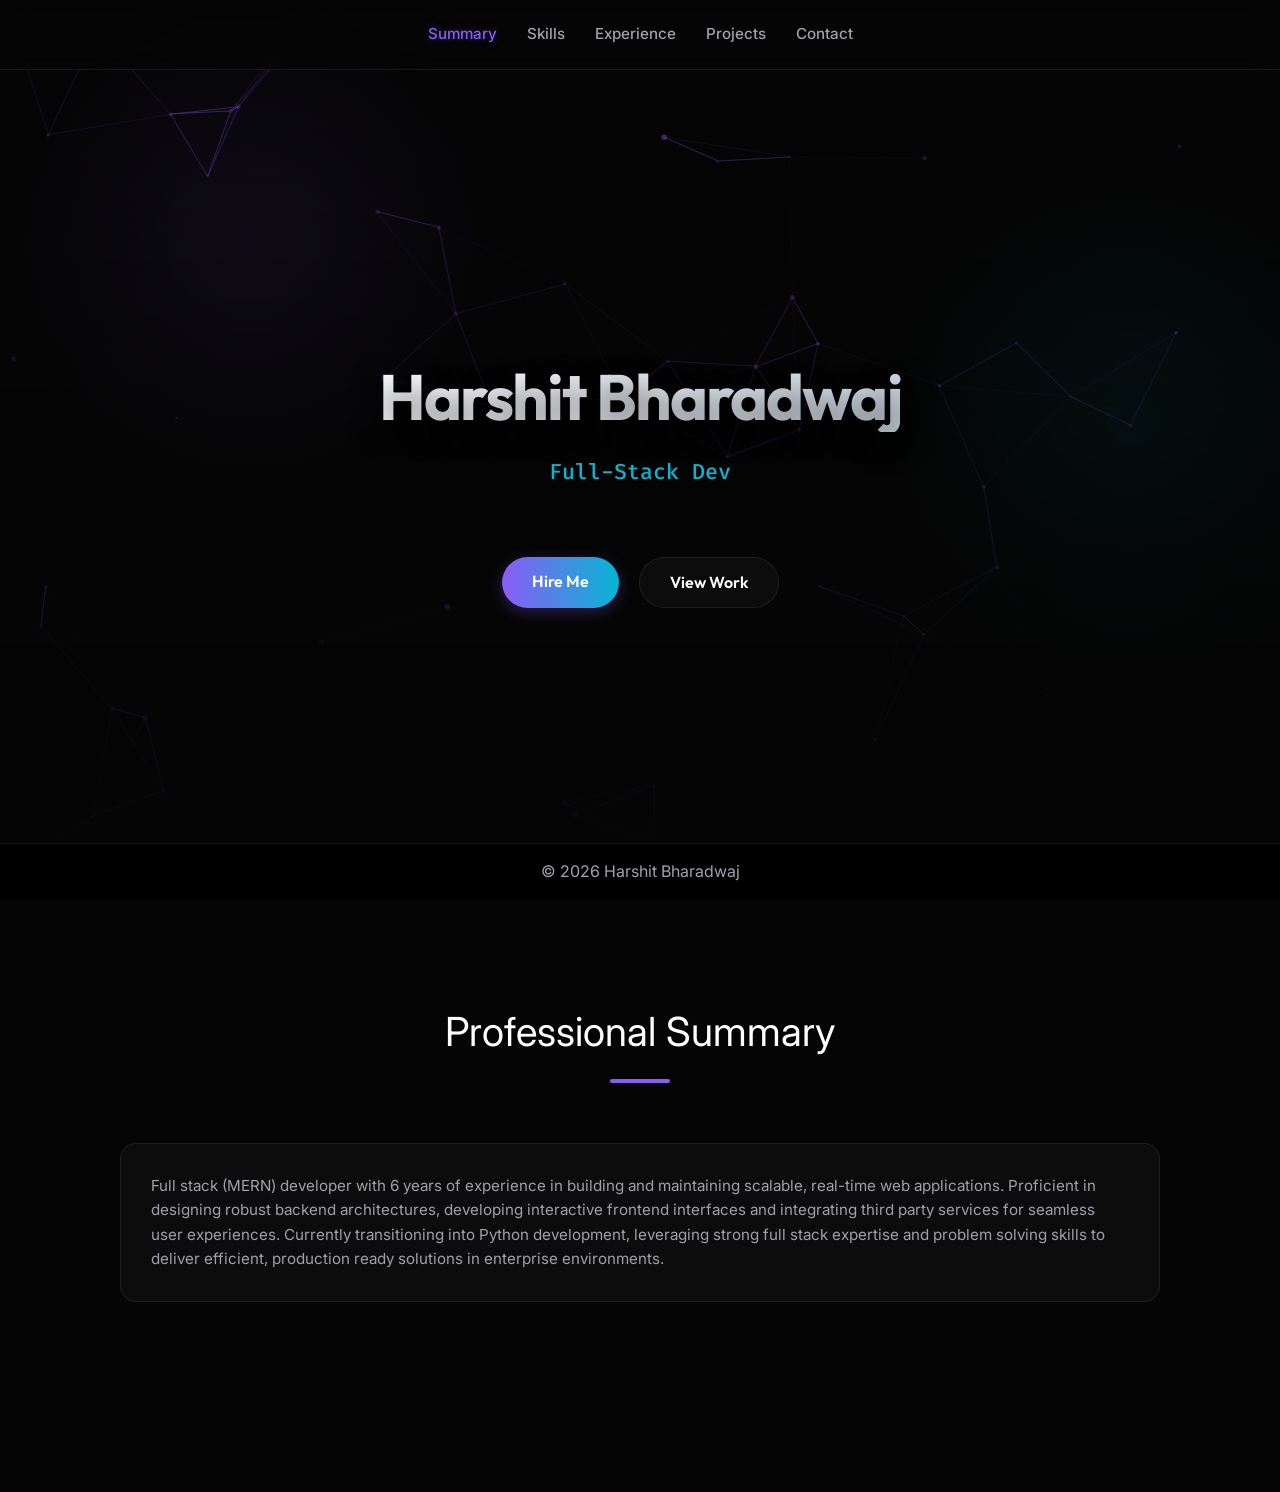
<file: index.html>
<!DOCTYPE html>
<html lang="en">

<head>
  <meta charset="UTF-8" />
  <meta name="viewport" content="width=device-width, initial-scale=1.0" />
  <title>Harshit Bharadwaj - Full Stack Developer</title>
  <link rel="stylesheet" href="https://cdnjs.cloudflare.com/ajax/libs/font-awesome/6.4.0/css/all.min.css">
  <link rel="stylesheet" href="style.css">
</head>

<body>

  <canvas id="particles"></canvas>
  <div class="bg-glow"></div>
  <div class="bg-glow bg-glow-2"></div>

  <nav></nav>

  <header>
    <div class="hero-content">
      <h1 class="hero-title">Harshit Bharadwaj</h1>
      <p class="hero-subtitle">
        Full-Stack Developer (MERN) • <span>Transitioning to Python</span>
      </p>
      <div class="hero-contact">
        <a href="contact.html" class="btn btn-primary">Hire Me</a>
        <a href="projects.html" class="btn btn-outline">View Work</a>
      </div>
    </div>
  </header>

  <section id="summary" class="reveal">
    <div class="section-title">Professional Summary</div>
    <div class="card">
      <p class="card-text">
        <!-- Full-stack (MERN) developer with 6 years of experience building scalable, real-time web applications. Strong
        expertise in backend development, API design, real-time sockets, databases, payments, and cloud. Currently
        transitioning into Python while continuing full-stack development. -->

        Full stack (MERN) developer with 6 years of experience in building and
        maintaining scalable, real-time web applications. Proficient in designing robust backend architectures,
        developing interactive frontend interfaces and integrating third party services for seamless user experiences.
        Currently transitioning into Python development, leveraging strong full stack expertise and problem solving
        skills to deliver efficient, production ready solutions in enterprise environments.
      </p>
    </div>
  </section>



  <footer></footer>

  <script src="particles.js"></script>
  <script src="script.js"></script>
</body>

</html>
</file>
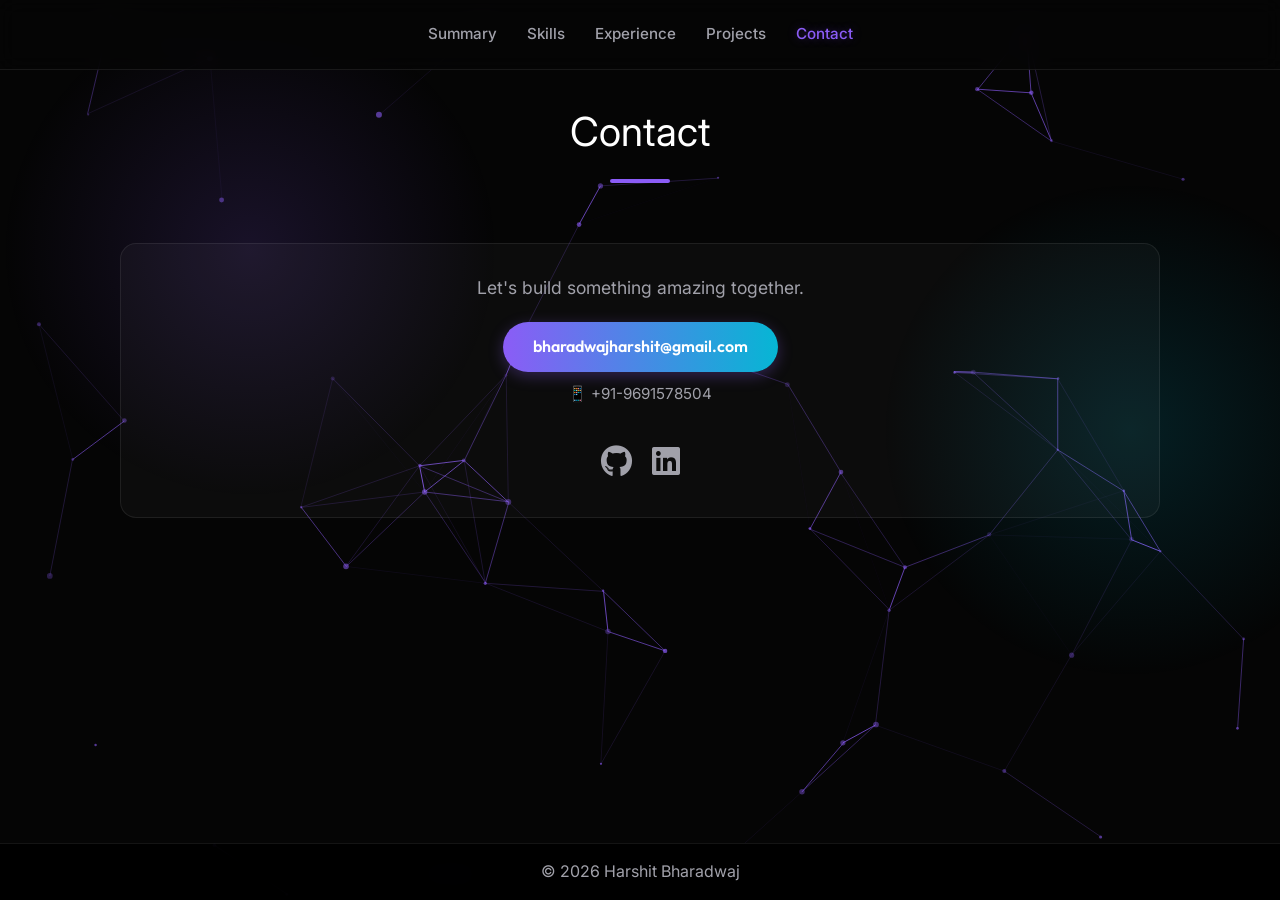
<file: contact.html>
<!DOCTYPE html>
<html lang="en">

<head>
  <meta charset="UTF-8" />
  <meta name="viewport" content="width=device-width, initial-scale=1.0" />
  <title>Harshit Bharadwaj - Full Stack Developer</title>
  <link rel="stylesheet" href="https://cdnjs.cloudflare.com/ajax/libs/font-awesome/6.4.0/css/all.min.css">
  <link rel="stylesheet" href="style.css">
</head>

<body>

  <!-- Background Effects -->
  <canvas id="particles"></canvas>
  <div class="bg-glow"></div>
  <div class="bg-glow bg-glow-2"></div>

  <nav></nav>



  <section id="contact" class="reveal">
    <div class="section-title">Contact</div>
    <div class="card" style="text-align:center;">
      <p class="card-text" style="font-size: 1.1rem; margin-bottom: 20px;">
        Let's build something amazing together.
      </p>
      <div style="display:flex; flex-direction:column; gap:10px;">
        <a href="mailto:bharadwajharshit@gmail.com" class="btn btn-primary"
          style="align-self:center;">bharadwajharshit@gmail.com</a>
        <p class="card-text">📱 +91-9691578504</p>
        <div style="margin-top:20px; display:flex; justify-content:center; gap:20px;">
          <a href="https://github.com/bharadwajharshit" target="_blank" class="social-icon"><i
              class="fab fa-github"></i></a>
          <a href="https://www.linkedin.com/in/harshit-bharadwaj-84343950" target="_blank" class="social-icon"><i
              class="fab fa-linkedin"></i></a>
        </div>
      </div>
    </div>
  </section>

  <footer></footer>

  <script src="particles.js"></script>
  <script src="script.js"></script>
</body>

</html>
</file>
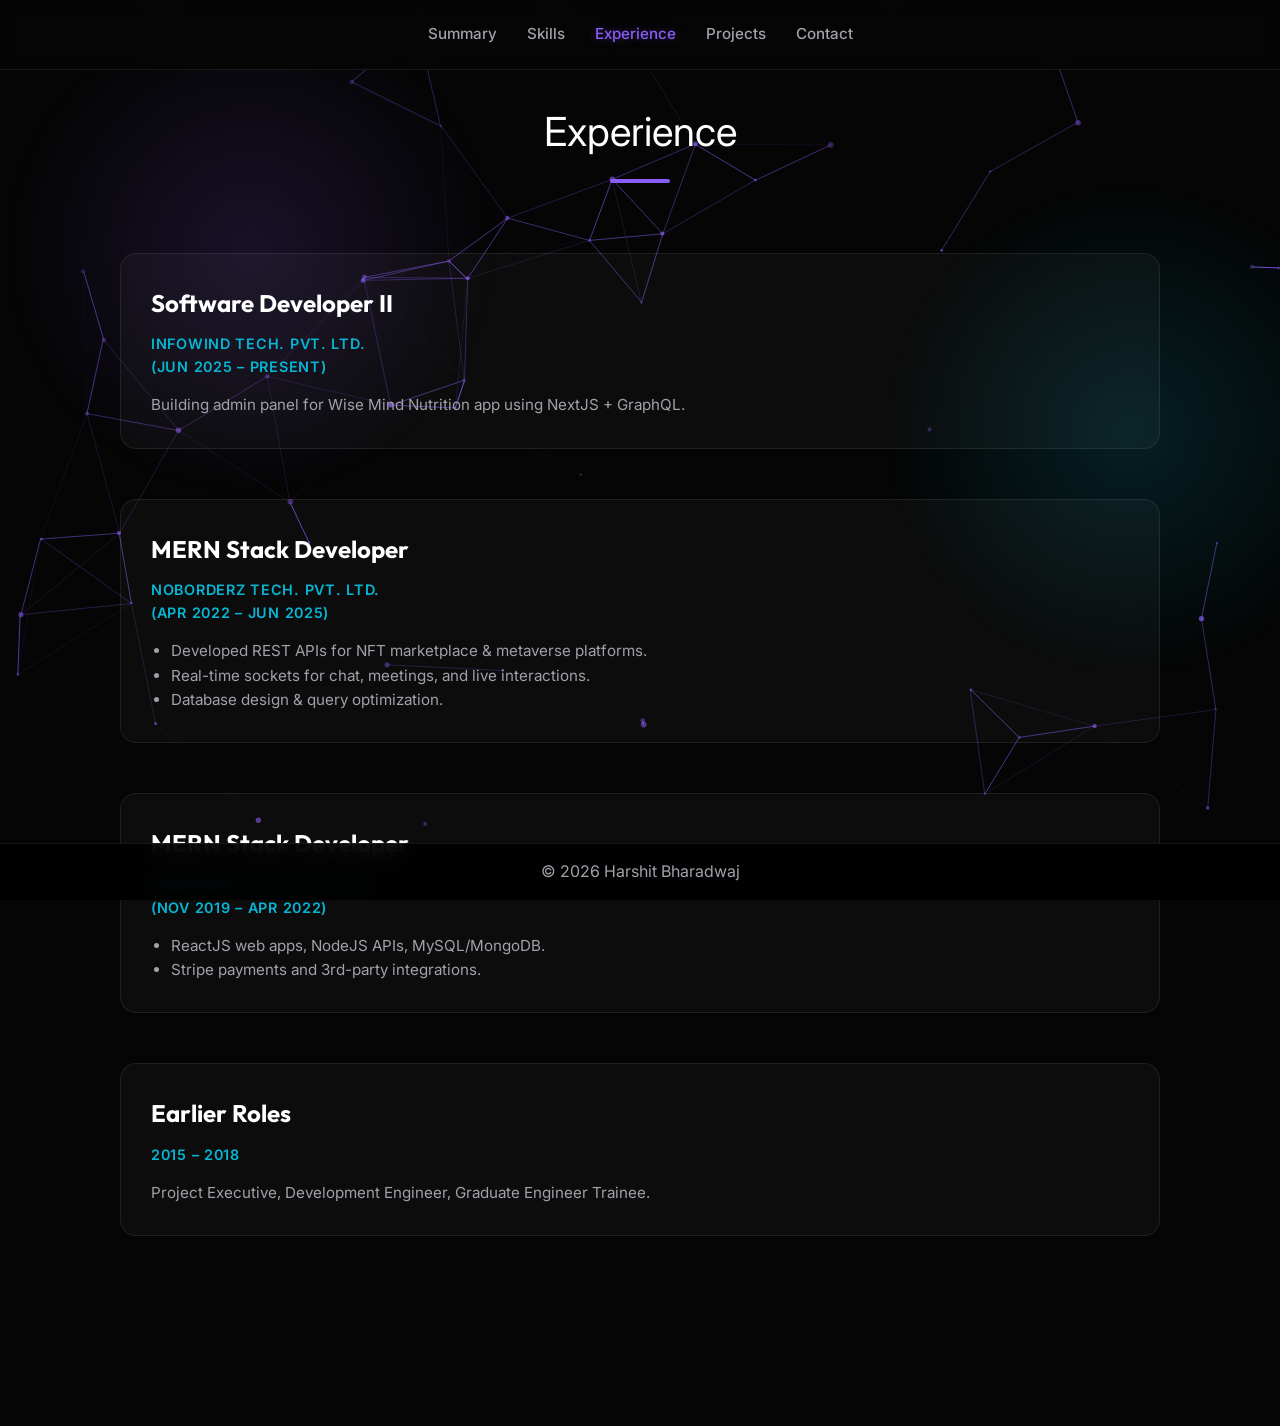
<file: experience.html>
<!DOCTYPE html>
<html lang="en">

<head>
  <meta charset="UTF-8" />
  <meta name="viewport" content="width=device-width, initial-scale=1.0" />
  <title>Harshit Bharadwaj - Full Stack Developer</title>
  <link rel="stylesheet" href="https://cdnjs.cloudflare.com/ajax/libs/font-awesome/6.4.0/css/all.min.css">
  <link rel="stylesheet" href="style.css">
</head>

<body>

  <!-- Background Effects -->
  <canvas id="particles"></canvas>
  <div class="bg-glow"></div>
  <div class="bg-glow bg-glow-2"></div>

  <nav></nav>



  <section id="experience" class="reveal">
    <div class="section-title">Experience</div>
    <div class="grid-1">
      <!-- Job 1 -->
      <div class="card">
        <h3>Software Developer II</h3>
        <p class="card-subtitle">Infowind Tech. Pvt. Ltd. <br /> (Jun 2025 – Present)</p>
        <p class="card-text">Building admin panel for Wise Mind Nutrition app using NextJS + GraphQL.</p>
      </div>

      <!-- Job 2 -->
      <div class="card">
        <h3>MERN Stack Developer</h3>
        <p class="card-subtitle">NoBorderz Tech. Pvt. Ltd. <br /> (Apr 2022 – Jun 2025)</p>
        <ul class="card-text" style="padding-left: 20px; margin-top: 10px;">
          <li>Developed REST APIs for NFT marketplace & metaverse platforms.</li>
          <li>Real-time sockets for chat, meetings, and live interactions.</li>
          <li>Database design & query optimization.</li>
        </ul>
      </div>

      <!-- Job 3 -->
      <div class="card">
        <h3>MERN Stack Developer</h3>
        <p class="card-subtitle">Webiwork Tech. Pvt. Ltd. <br /> (Nov 2019 – Apr 2022)</p>
        <ul class="card-text" style="padding-left: 20px; margin-top: 10px;">
          <li>ReactJS web apps, NodeJS APIs, MySQL/MongoDB.</li>
          <li>Stripe payments and 3rd-party integrations.</li>
        </ul>
      </div>

      <!-- Job 4 -->
      <div class="card">
        <h3>Earlier Roles</h3>
        <p class="card-subtitle">2015 – 2018</p>
        <p class="card-text">Project Executive, Development Engineer, Graduate Engineer Trainee.</p>
      </div>
    </div>
  </section>



  <footer></footer>

  <script src="particles.js"></script>
  <script src="script.js"></script>
</body>

</html>
</file>
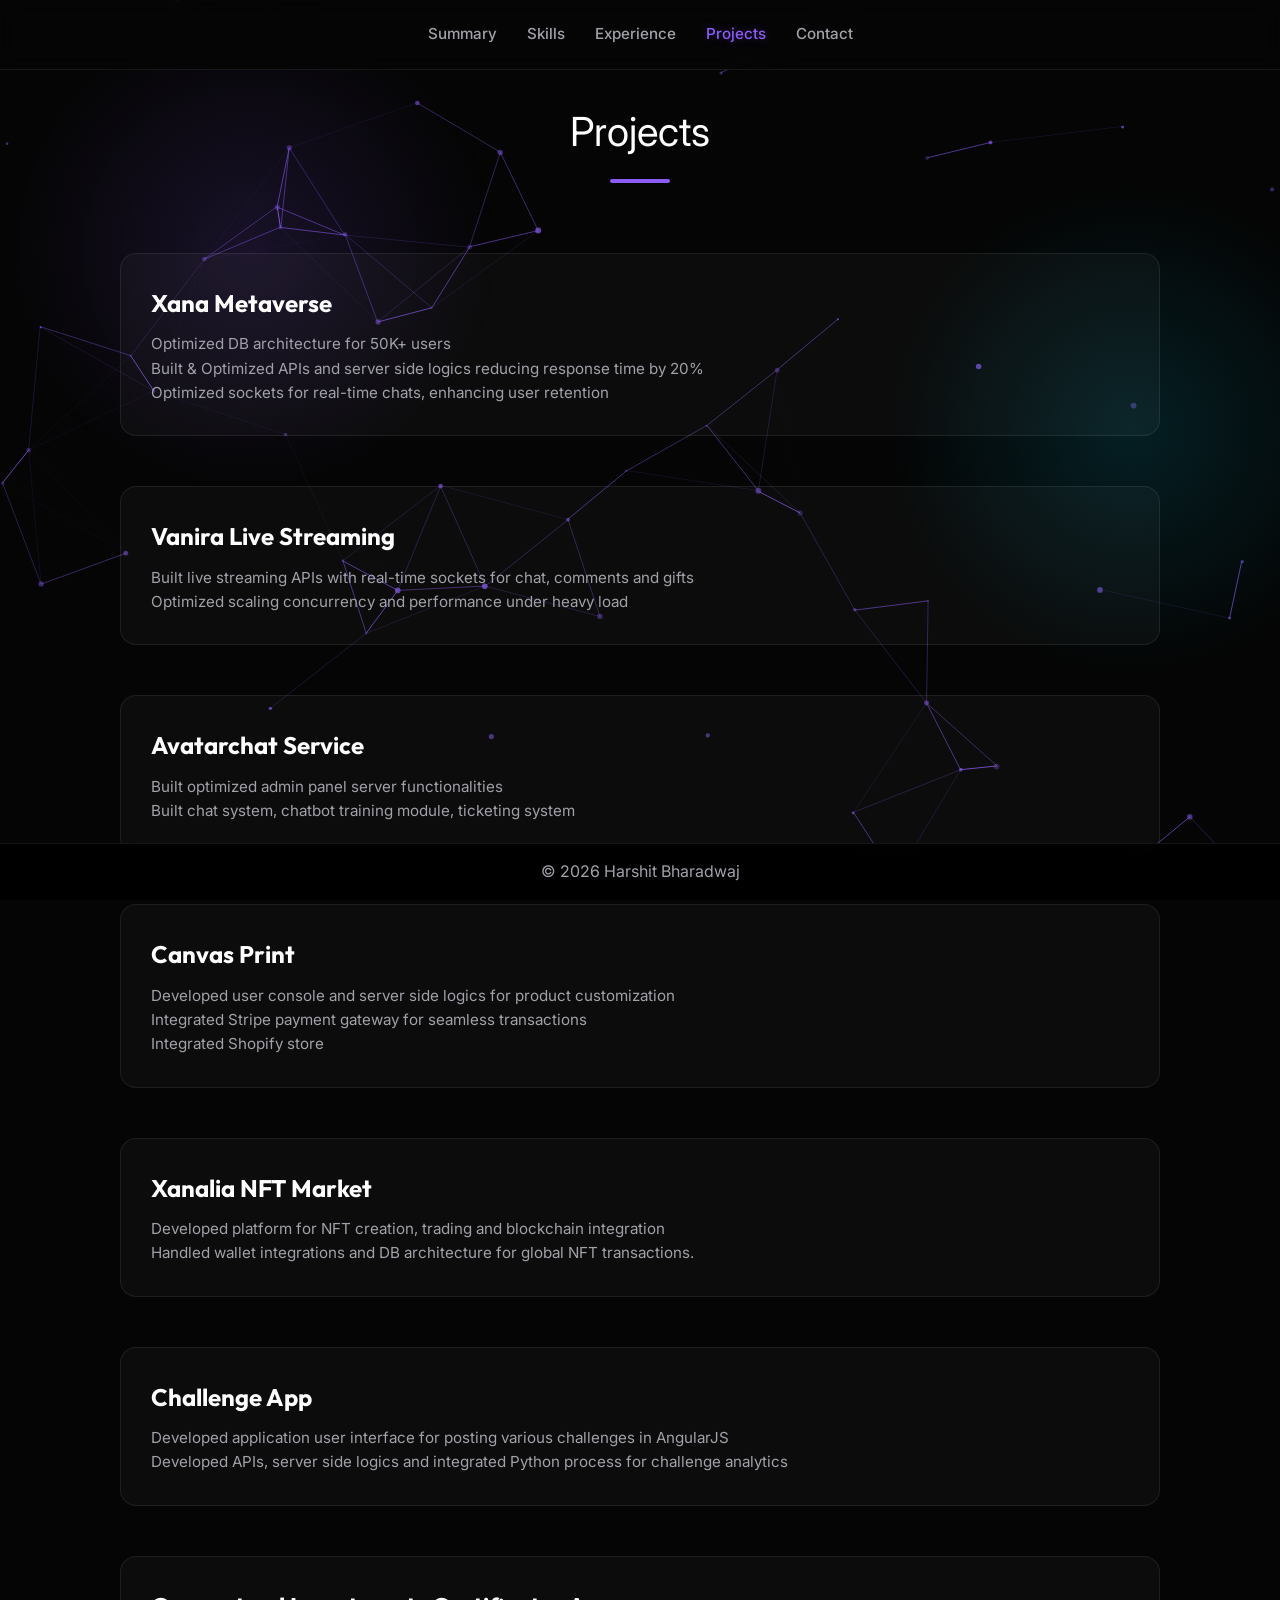
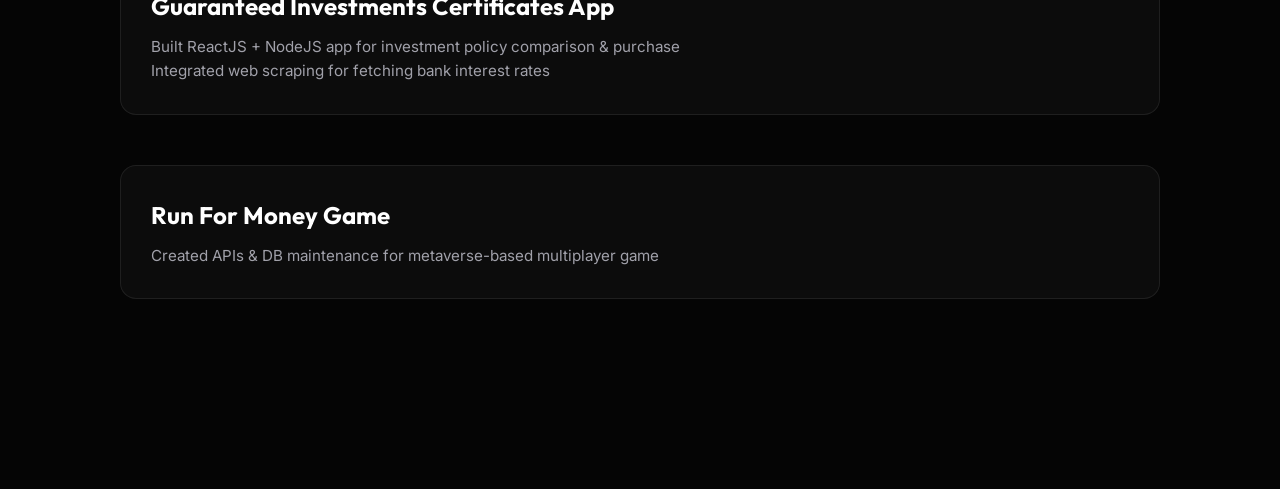
<file: projects.html>
<!DOCTYPE html>
<html lang="en">

<head>
  <meta charset="UTF-8" />
  <meta name="viewport" content="width=device-width, initial-scale=1.0" />
  <title>Harshit Bharadwaj - Full Stack Developer</title>
  <link rel="stylesheet" href="https://cdnjs.cloudflare.com/ajax/libs/font-awesome/6.4.0/css/all.min.css">
  <link rel="stylesheet" href="style.css">
</head>

<body>

  <!-- Background Effects -->
  <canvas id="particles"></canvas>
  <div class="bg-glow"></div>
  <div class="bg-glow bg-glow-2"></div>

  <nav></nav>



  <section id="projects" class="reveal">
    <div class="section-title">Projects</div>
    <div class="grid-1">
      <div class="card">
        <h3>Xana Metaverse</h3>
        <p class="card-text">Optimized DB architecture for 50K+ users</p>
        <p class="card-text">Built & Optimized APIs and server side logics reducing response time by 20%</p>
        <p class="card-text">Optimized sockets for real-time chats, enhancing user retention</p>
      </div>
      <div class="card">
        <h3>Vanira Live Streaming</h3>
        <p class="card-text">Built live streaming APIs with real-time sockets for chat, comments and gifts</p>
        <p class="card-text">Optimized scaling concurrency and performance under heavy load</p>
      </div>
      <div class="card">
        <h3>Avatarchat Service</h3>
        <p class="card-text">Built optimized admin panel server functionalities</p>
        <p class="card-text">Built chat system, chatbot training module, ticketing system</p>
      </div>
      <div class="card">
        <h3>Canvas Print</h3>
        <p class="card-text">Developed user console and server side logics for product customization</p>
        <p class="card-text">Integrated Stripe payment gateway for seamless transactions</p>
        <p class="card-text">Integrated Shopify store</p>
      </div>
      <div class="card">
        <h3>Xanalia NFT Market</h3>
        <p class="card-text">Developed platform for NFT creation, trading and blockchain integration</p>
        <p class="card-text">Handled wallet integrations and DB architecture for global NFT transactions.</p>
      </div>
      <div class="card">
        <h3>Challenge App</h3>
        <p class="card-text">Developed application user interface for posting various challenges in AngularJS</p>
        <p class="card-text">Developed APIs, server side logics and integrated Python process for challenge analytics
        </p>
      </div>
      <div class="card">
        <h3>Guaranteed Investments Certificates App</h3>
        <p class="card-text">Built ReactJS + NodeJS app for investment policy comparison & purchase</p>
        <p class="card-text">Integrated web scraping for fetching bank interest rates</p>
      </div>
      <div class="card">
        <h3>Run For Money Game</h3>
        <p class="card-text">Created APIs & DB maintenance for metaverse-based multiplayer game</p>
      </div>
    </div>
  </section>



  <footer></footer>

  <script src="particles.js"></script>
  <script src="script.js"></script>
</body>

</html>
</file>
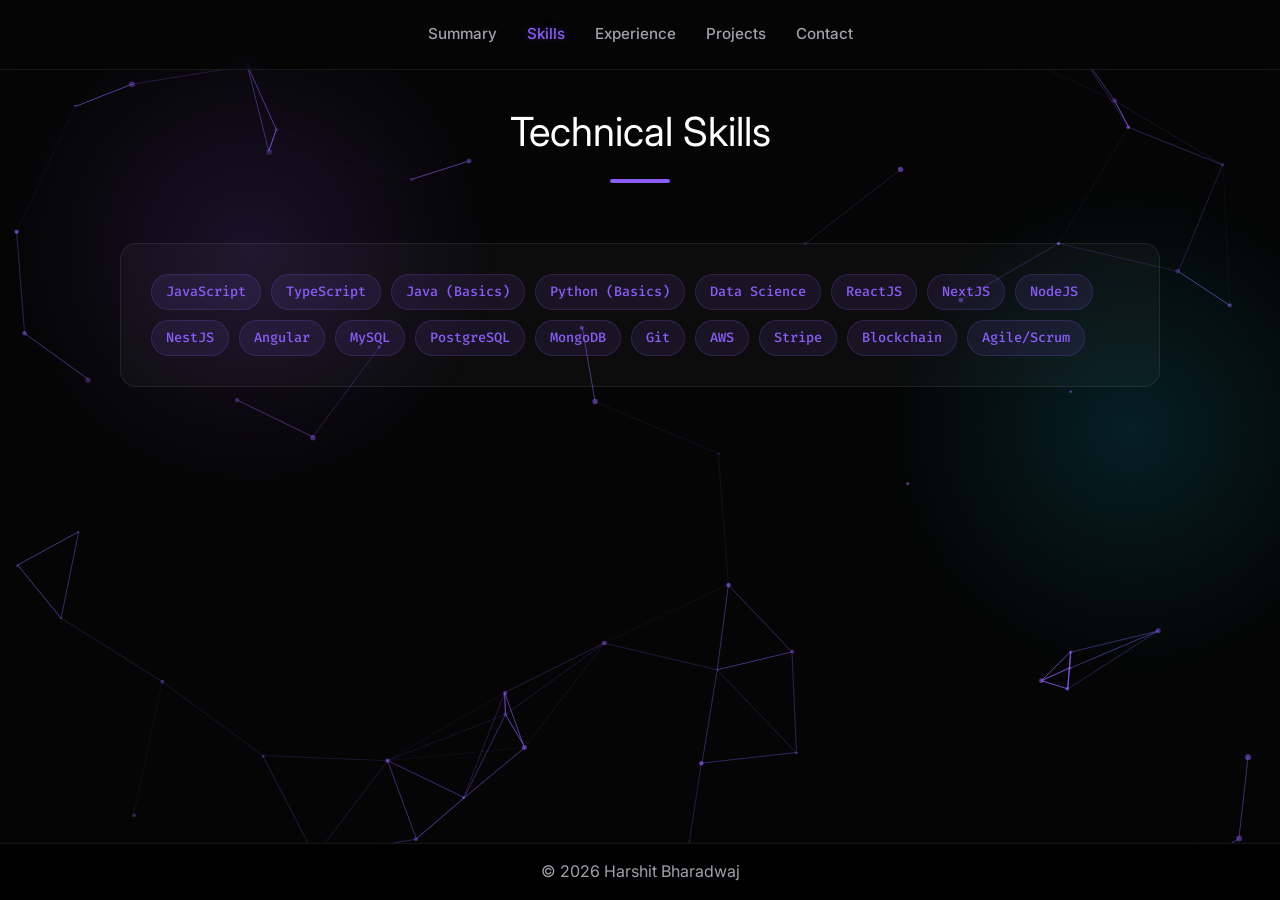
<file: skills.html>
<!DOCTYPE html>
<html lang="en">

<head>
  <meta charset="UTF-8" />
  <meta name="viewport" content="width=device-width, initial-scale=1.0" />
  <title>Harshit Bharadwaj - Full Stack Developer</title>
  <link rel="stylesheet" href="https://cdnjs.cloudflare.com/ajax/libs/font-awesome/6.4.0/css/all.min.css">
  <link rel="stylesheet" href="style.css">
</head>

<body>

  <!-- Background Effects -->
  <canvas id="particles"></canvas>
  <div class="bg-glow"></div>
  <div class="bg-glow bg-glow-2"></div>

  <nav></nav>



  <section id="skills" class="reveal">
    <div class="section-title">Technical Skills</div>
    <div class="card">
      <ul class="tags">
        <li class="tag">JavaScript</li>
        <li class="tag">TypeScript</li>
        <li class="tag">Java (Basics)</li>
        <li class="tag">Python (Basics)</li>
        <li class="tag">Data Science</li>
        <li class="tag">ReactJS</li>
        <li class="tag">NextJS</li>
        <li class="tag">NodeJS</li>
        <li class="tag">NestJS</li>
        <li class="tag">Angular</li>
        <li class="tag">MySQL</li>
        <li class="tag">PostgreSQL</li>
        <li class="tag">MongoDB</li>
        <li class="tag">Git</li>
        <li class="tag">AWS</li>
        <li class="tag">Stripe</li>
        <li class="tag">Blockchain</li>
        <li class="tag">Agile/Scrum</li>
      </ul>
    </div>
  </section>



  <footer></footer>

  <script src="particles.js"></script>
  <script src="script.js"></script>
</body>

</html>
</file>
<file: style.css>
/* Google Fonts Import */
@import url('https://fonts.googleapis.com/css2?family=Fira+Code:wght@400;500&family=Inter:wght@300;400;500;600&family=Outfit:wght@400;600;700;800&display=swap');

:root {
    /* Dark Theme Palette */
    --bg-dark: #050505;
    --bg-card: #121212;
    --text-primary: #ffffff;
    --text-secondary: #a1a1aa;

    /* Vibrant Accents */
    --primary: #8b5cf6;
    /* Violet */
    --secondary: #06b6d4;
    /* Cyan */
    --accent: #f472b6;
    /* Pink */

    /* Glassmorphism */
    --glass-bg: rgba(255, 255, 255, 0.03);
    --glass-border: rgba(255, 255, 255, 0.08);
    --glass-blur: 10px;

    /* Layout */
    --max-width: 1100px;
    --nav-height: 70px;
}

* {
    margin: 0;
    padding: 0;
    box-sizing: border-box;
}

html {
    scroll-behavior: smooth;
    scroll-padding-top: var(--nav-height);
}

body {
    font-family: 'Inter', sans-serif;
    background-color: var(--bg-dark);
    color: var(--text-primary);
    line-height: 1.6;
    overflow-x: hidden;
    overflow-y: scroll;
    scrollbar-width: none;
    -ms-overflow-style: none;
}

body::-webkit-scrollbar {
    display: none;
}

/* Typography */
h1,
h2,
h3,
h4 {
    font-family: 'Outfit', sans-serif;
    color: var(--text-primary);
}

a {
    text-decoration: none;
    color: inherit;
    transition: all 0.3s ease;
}

/* Background Effects */
#particles {
    position: fixed;
    top: 0;
    left: 0;
    width: 100%;
    height: 100%;
    z-index: -2;
    /* Behind everything */
    pointer-events: none;
    /* Let clicks pass through */
}

.bg-glow {
    position: fixed;
    width: 500px;
    height: 500px;
    background: radial-gradient(circle, rgba(139, 92, 246, 0.15) 0%, rgba(0, 0, 0, 0) 70%);
    border-radius: 50%;
    pointer-events: none;
    z-index: -1;
    animation: float 10s infinite alternate;
}

.bg-glow-2 {
    top: 20%;
    right: -100px;
    background: radial-gradient(circle, rgba(6, 182, 212, 0.15) 0%, rgba(0, 0, 0, 0) 70%);
}

@keyframes float {
    0% {
        transform: translate(0, 0);
    }

    100% {
        transform: translate(30px, 50px);
    }
}

/* Navigation */
nav {
    position: fixed;
    top: 0;
    left: 0;
    width: 100%;
    height: var(--nav-height);
    display: flex;
    justify-content: center;
    align-items: center;
    background: rgba(5, 5, 5, 0.8);
    backdrop-filter: blur(var(--glass-blur));
    border-bottom: 1px solid var(--glass-border);
    z-index: 1000;
}

.nav-links {
    display: flex;
    gap: 30px;
}

.nav-links a {
    font-weight: 500;
    font-size: 0.95rem;
    color: var(--text-secondary);
    position: relative;
}

.nav-links a:hover,
.nav-links a.active {
    color: var(--primary);
    text-shadow: 0 0 10px rgba(139, 92, 246, 0.4);
}

.nav-links a::after {
    content: '';
    position: absolute;
    bottom: -5px;
    left: 0;
    width: 0;
    height: 2px;
    background: var(--primary);
    transition: width 0.3s ease;
}

.nav-links a:hover::after {
    width: 100%;
}

/* Hamburger Menu */
.hamburger {
    display: none;
    cursor: pointer;
    flex-direction: column;
    gap: 5px;
    z-index: 1001;
    /* Above mobile div */
}

.hamburger span {
    display: block;
    width: 25px;
    height: 3px;
    background-color: var(--text-primary);
    transition: all 0.3s ease;
    border-radius: 2px;
}

/* Hero Section */
header {
    min-height: 100vh;
    display: flex;
    flex-direction: column;
    justify-content: center;
    align-items: center;
    text-align: center;
    padding: 0 20px;
    padding-top: var(--nav-height);
    background-image:
        linear-gradient(to bottom, rgba(5, 5, 5, 0.3), var(--bg-dark)),
        url('https://images.unsplash.com/photo-1518770660439-4636190af475');
    /* Kept original image but darkened */
    background-size: cover;
    background-position: center;
    background-attachment: fixed;
}

.hero-content {
    max-width: 800px;
    animation: fadeInUp 1s ease-out;
}

h1.hero-title {
    font-size: 4rem;
    letter-spacing: -0.03em;
    line-height: 1.1;
    margin-bottom: 20px;
    background: linear-gradient(135deg, #fff 0%, #cbd5e1 100%);
    background-clip: text;
    -webkit-background-clip: text;
    -webkit-text-fill-color: transparent;
    text-shadow: 0 10px 30px rgba(0, 0, 0, 0.5);
    position: relative;
}

/* Glitch Effect */
h1.hero-title::before,
h1.hero-title::after {
    content: 'Harshit Bharadwaj';
    position: absolute;
    top: 0;
    left: 0;
    width: 100%;
    height: 100%;
    opacity: 0.8;
}

h1.hero-title::before {
    color: #0ff;
    z-index: -1;
    animation: glitch-1 3s infinite;
}

h1.hero-title::after {
    color: #f0f;
    z-index: -2;
    animation: glitch-2 3s infinite;
}

@keyframes glitch-1 {
    0% {
        clip-path: inset(20% 0 80% 0);
        transform: translate(-2px, 1px);
    }

    20% {
        clip-path: inset(60% 0 10% 0);
        transform: translate(2px, -1px);
    }

    40% {
        clip-path: inset(40% 0 50% 0);
        transform: translate(-2px, 2px);
    }

    60% {
        clip-path: inset(80% 0 5% 0);
        transform: translate(2px, -2px);
    }

    80% {
        clip-path: inset(10% 0 70% 0);
        transform: translate(-1px, 1px);
    }

    100% {
        clip-path: inset(30% 0 50% 0);
        transform: translate(1px, -1px);
    }
}

@keyframes glitch-2 {
    0% {
        clip-path: inset(10% 0 60% 0);
        transform: translate(2px, -1px);
    }

    20% {
        clip-path: inset(80% 0 5% 0);
        transform: translate(-2px, 2px);
    }

    40% {
        clip-path: inset(30% 0 20% 0);
        transform: translate(2px, 1px);
    }

    60% {
        clip-path: inset(15% 0 80% 0);
        transform: translate(-1px, -2px);
    }

    80% {
        clip-path: inset(55% 0 10% 0);
        transform: translate(1px, 2px);
    }

    100% {
        clip-path: inset(40% 0 30% 0);
        transform: translate(-2px, 1px);
    }
}

.hero-subtitle {
    font-size: 1.5rem;
    color: var(--text-secondary);
    margin-bottom: 30px;
    font-weight: 300;
    min-height: 75px;
}

.hero-subtitle span {
    color: var(--secondary);
    font-weight: 500;
    font-family: 'Fira Code', monospace;
    font-size: 0.9em;
}

.hero-contact {
    display: flex;
    gap: 20px;
    justify-content: center;
    margin-top: 20px;
}

.btn {
    padding: 12px 30px;
    border-radius: 30px;
    font-weight: 600;
    font-family: 'Outfit', sans-serif;
    transition: all 0.3s ease;
    cursor: pointer;
    border: none;
}

.btn-primary {
    background: linear-gradient(90deg, var(--primary), var(--secondary));
    color: white;
    box-shadow: 0 4px 15px rgba(139, 92, 246, 0.3);
}

.btn-primary:hover {
    transform: translateY(-2px);
    box-shadow: 0 8px 25px rgba(139, 92, 246, 0.5);
}

.btn-outline {
    background: transparent;
    border: 1px solid var(--glass-border);
    color: var(--text-primary);
    background: var(--glass-bg);
}

.btn-outline:hover {
    background: var(--glass-border);
    border-color: var(--text-primary);
}

/* Sections General */
section {
    padding: 100px 20px;
    max-width: var(--max-width);
    margin: 0 auto;
}

.section-title {
    font-size: 2.5rem;
    margin-bottom: 60px;
    text-align: center;
    position: relative;
}

.section-title::after {
    content: '';
    display: block;
    width: 60px;
    height: 4px;
    background: var(--primary);
    margin: 15px auto 0;
    border-radius: 2px;
}

/* Layouts */
.grid-1 {
    display: grid;
    grid-template-columns: 1fr;
    gap: 30px;
}

.grid-2 {
    display: grid;
    grid-template-columns: repeat(auto-fit, minmax(300px, 1fr));
    gap: 30px;
}

.grid-3 {
    display: grid;
    grid-template-columns: repeat(auto-fit, minmax(280px, 1fr));
    gap: 30px;
}

/* Cards */
.card {
    background: var(--glass-bg);
    border: 1px solid var(--glass-border);
    padding: 30px;
    border-radius: 16px;
    transition: all 0.3s ease;
    margin: 10px;
}

.card:hover {
    transform: translateY(-5px);
    background: var(--glass-border);
    border-color: var(--primary);
    box-shadow: 0 10px 40px -10px rgba(0, 0, 0, 0.5);
}

.card h3 {
    font-size: 1.5rem;
    margin-bottom: 10px;
    color: var(--text-primary);
}

.card-subtitle {
    color: var(--secondary);
    font-size: 0.9rem;
    margin-bottom: 15px;
    text-transform: uppercase;
    letter-spacing: 0.05em;
    font-weight: 600;
}

.card-text {
    color: var(--text-secondary);
    font-size: 0.95rem;
}

/* Skills/Tags */
.tags {
    display: flex;
    flex-wrap: wrap;
    gap: 10px;
    list-style: none;
}

.tag {
    padding: 6px 14px;
    background: rgba(139, 92, 246, 0.1);
    color: var(--primary);
    border-radius: 20px;
    font-size: 0.85rem;
    font-weight: 500;
    border: 1px solid rgba(139, 92, 246, 0.2);
    font-family: 'Fira Code', monospace;
}

/* Animations */
@keyframes fadeInUp {
    from {
        opacity: 0;
        transform: translateY(30px);
    }

    to {
        opacity: 1;
        transform: translateY(0);
    }
}

.reveal {
    opacity: 0;
    transform: translateY(30px);
    transition: all 0.8s ease;
}

.reveal.active {
    opacity: 1;
    transform: translateY(0);
}

/* Footer */
/* Footer */
footer {
    position: fixed;
    bottom: 0;
    left: 0;
    width: 100%;
    text-align: center;
    padding: 15px 20px;
    background: rgba(0, 0, 0, 0.9);
    backdrop-filter: blur(10px);
    color: var(--text-secondary);
    border-top: 1px solid var(--glass-border);
    z-index: 1000;
}

/* Add padding to body so footer doesn't cover content */
body {
    padding-bottom: 80px;
}

/* Responsive */
@media (max-width: 768px) {
    h1.hero-title {
        font-size: 3rem;
    }

    .grid-2,
    .grid-3 {
        grid-template-columns: 1fr;
    }

    nav {
        background: rgba(5, 5, 5, 0.95);
        justify-content: space-between;
        padding: 0 30px;
    }

    .hamburger {
        display: flex;
    }

    .nav-links {
        display: flex;
        position: fixed;
        background: rgba(5, 5, 5, 0.98);
        height: 100vh;
        width: 100%;
        /* Full width for better mobile experience */
        top: 0;
        right: 0;
        flex-direction: column;
        justify-content: center;
        align-items: center;
        gap: 40px;
        transform: translateX(100%);
        transition: transform 0.4s ease-in-out;
        backdrop-filter: blur(20px);
        z-index: 1000;
    }

    .nav-links.nav-active {
        transform: translateX(0%);
    }

    .nav-links a {
        font-size: 1.5rem;
        opacity: 0;
        /* Fade in animation handled by JS/Class */
    }

    /* Animate Links In */
    .nav-links.nav-active a {
        animation: navLinkFade 0.5s ease forwards 0.2s;
        opacity: 1;
        /* Fallback */
    }

    /* Hamburger Animation */
    .toggle .span:nth-child(1) {
        transform: rotate(-45deg) translate(-5px, 6px);
    }

    .toggle span:nth-child(1) {
        transform: rotate(-45deg) translate(-5px, 6px);
    }

    .toggle span:nth-child(2) {
        opacity: 0;
    }

    .toggle span:nth-child(3) {
        transform: rotate(45deg) translate(-5px, -6px);
    }
}

@keyframes navLinkFade {
    from {
        opacity: 0;
        transform: translateX(50px);
    }

    to {
        opacity: 1;
        transform: translateX(0);
    }
}


/* Social Icons */
.social-icon {
    font-size: 2rem;
    color: var(--text-secondary);
    transition: all 0.3s ease;
}

.social-icon:hover {
    color: var(--primary);
    transform: translateY(-5px) scale(1.1);
    text-shadow: 0 0 15px rgba(139, 92, 246, 0.5);
}
</file>
